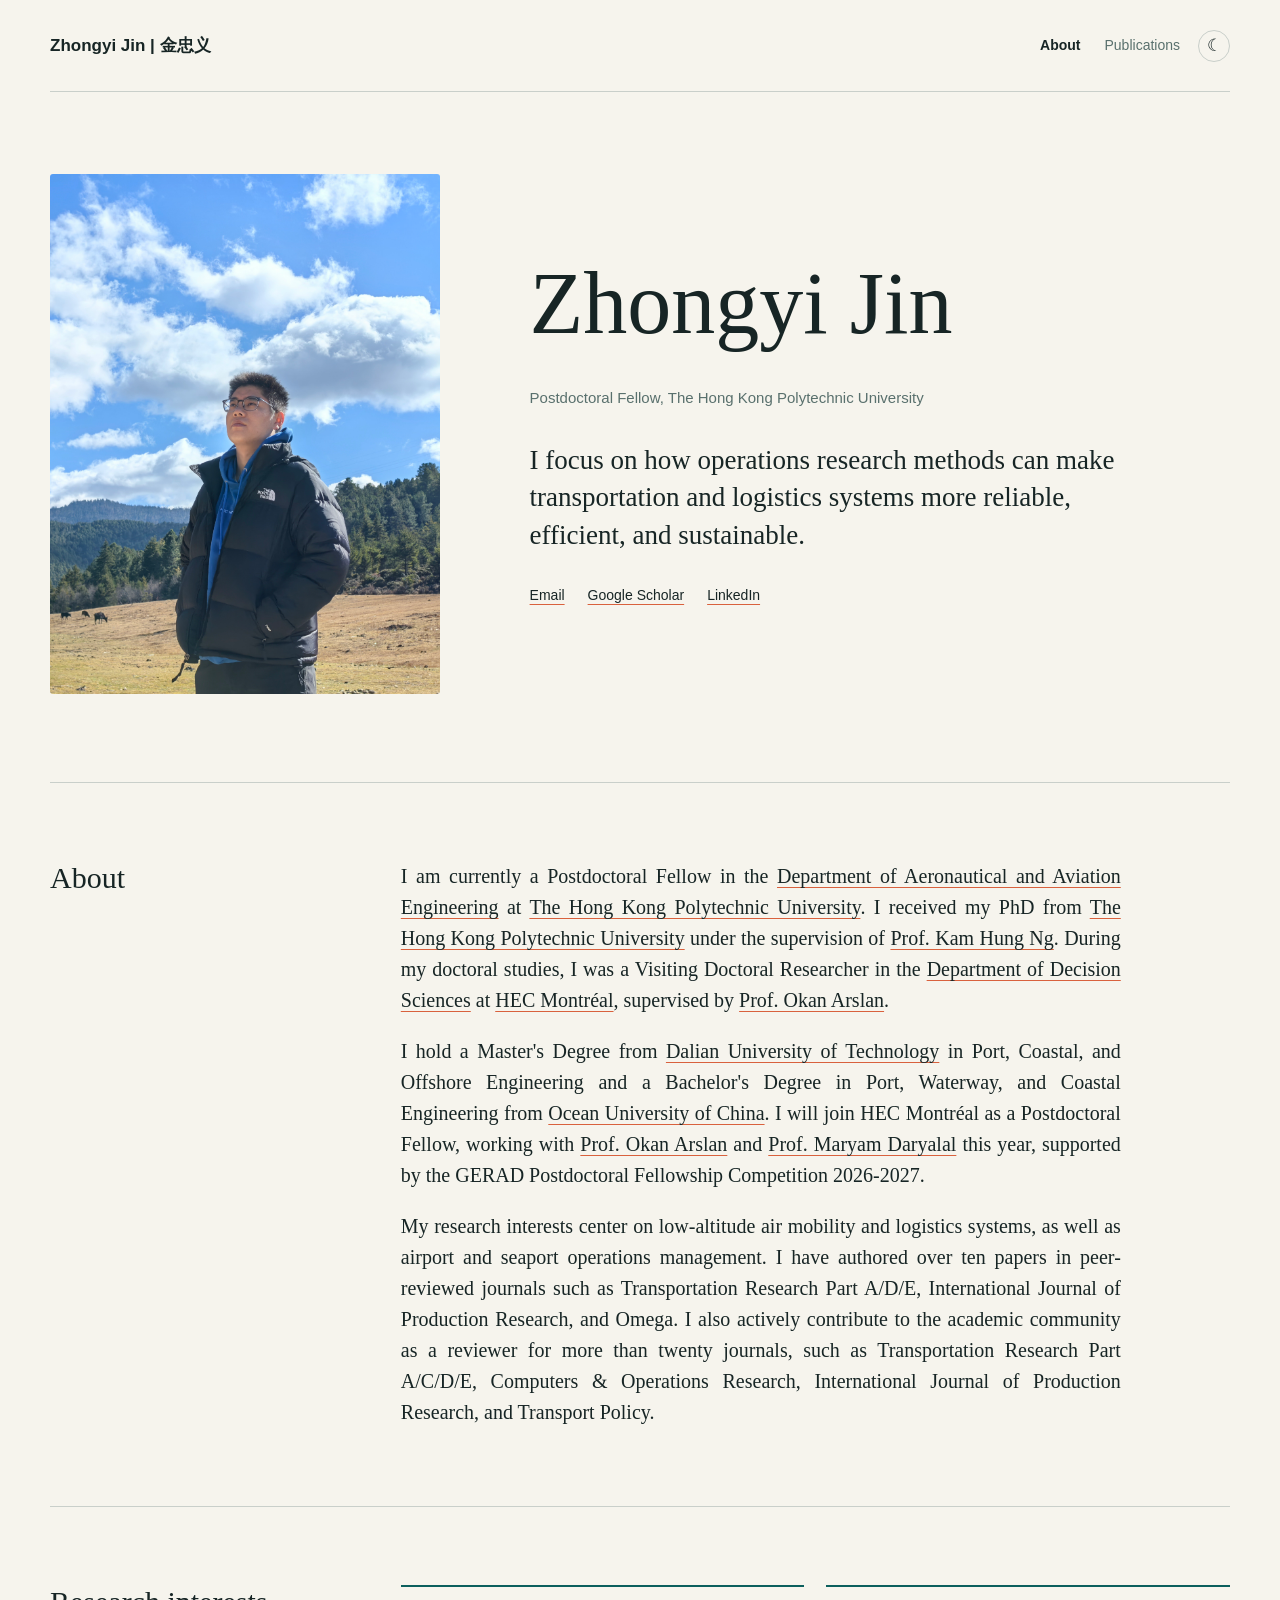
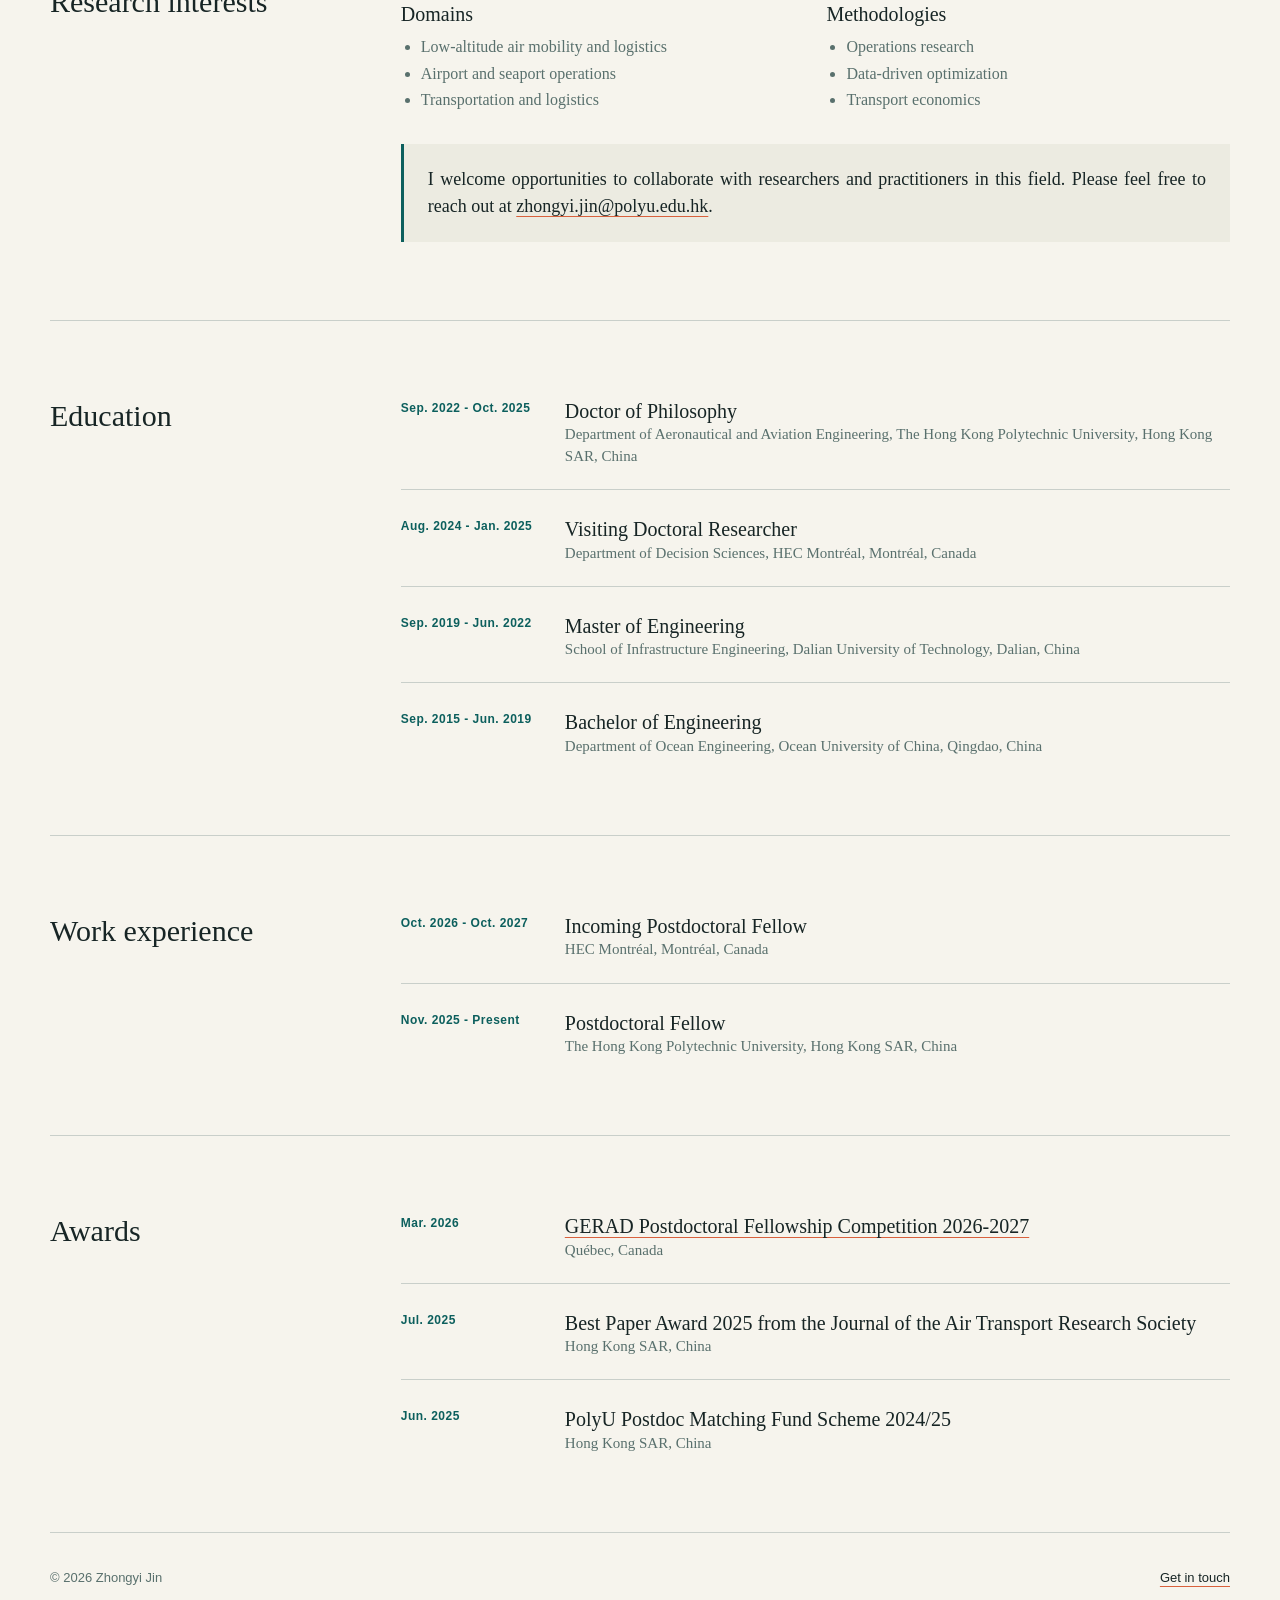
<file: index.html>
<!doctype html>
<html lang="en"><head>
    <meta charset="utf-8">
    <meta name="viewport" content="width=device-width, initial-scale=1">
    <meta name="description" content="Zhongyi Jin - researcher in transportation and logistics.">
    <title>Zhongyi Jin | Researcher</title>
    <link rel="stylesheet" href="site.css?v=4">
  </head>
  <body>
    <header class="site-header">
      <a class="wordmark" href="index.html" aria-label="Zhongyi Jin | 金忠义 home">Zhongyi Jin | 金忠义</a>
      <div class="header-actions">
        <nav aria-label="Main navigation">
          <a class="active" href="index.html" aria-current="page">About</a>
          <a href="publications.html">Publications</a>
        </nav>
        <button class="theme-toggle" id="theme-toggle" type="button" aria-label="Switch to dark mode" aria-pressed="false" title="Switch to dark mode">☾</button>
      </div>
    </header>

    <main>
      <section class="intro" aria-labelledby="page-title">
        <figure class="portrait-frame">
          <img src="80b0911b011c7337427f8a16d0910581.JPG" alt="Zhongyi Jin">
        </figure>
        <div class="intro-copy">
          <h1 id="page-title">Zhongyi Jin</h1>
          <p class="role">Postdoctoral Fellow, The Hong Kong Polytechnic University</p>
          <p class="lede">I focus on how operations research methods can make transportation and logistics systems more reliable, efficient, and sustainable.</p>
          <div class="contact-line">
            <a href="mailto:zhongyi.jin@polyu.edu.hk">Email</a>
            <a href="https://scholar.google.com/citations?user=tQAjFcEAAAAJ&amp;hl=zh-CN" target="_blank" rel="noreferrer">Google Scholar</a>
            <a href="https://www.linkedin.com/in/zhongyi-jin-6a5b93251/">LinkedIn</a>
          </div>
        </div>
      </section>

      <section class="section split-section" aria-labelledby="about-heading">
        <div class="section-label">
          <h2 id="about-heading">About</h2>
        </div>
        <div class="section-content prose">
          <p>I am currently a Postdoctoral Fellow in the <a href="https://www.polyu.edu.hk/en/aae/" target="_blank" rel="noreferrer">Department of Aeronautical and Aviation Engineering</a> at <a href="https://www.polyu.edu.hk/en/" target="_blank" rel="noreferrer">The Hong Kong Polytechnic University</a>. I received my PhD from <a href="https://www.polyu.edu.hk/en/" target="_blank" rel="noreferrer">The Hong Kong Polytechnic University</a> under the supervision of <a href="https://www.polyu.edu.hk/aae/people/academic-staff/dr-ng-kam-hung/" target="_blank" rel="noreferrer">Prof. Kam Hung Ng</a>. During my doctoral studies, I was a Visiting Doctoral Researcher in the <a href="https://www.hec.ca/en/decision-sciences/" target="_blank" rel="noreferrer">Department of Decision Sciences</a> at <a href="https://www.hec.ca/en/" target="_blank" rel="noreferrer">HEC Montréal</a>, supervised by <a href="https://www.hec.ca/en/profs/okan-arslan" target="_blank" rel="noreferrer">Prof. Okan Arslan</a>.</p>
          <p>I hold a Master's Degree from <a href="https://en.dlut.edu.cn/" target="_blank" rel="noreferrer">Dalian University of Technology</a> in Port, Coastal, and Offshore Engineering and a Bachelor's Degree in Port, Waterway, and Coastal Engineering from <a href="http://eweb.ouc.edu.cn/" target="_blank" rel="noreferrer">Ocean University of China</a>. I will join HEC Montréal as a Postdoctoral Fellow, working with <a href="https://www.hec.ca/en/profs/okan-arslan">Prof. Okan Arslan</a> and <a href="https://www.hec.ca/en/profs/maryam-daryalal" target="_blank" rel="noreferrer">Prof. Maryam Daryalal</a> this year, supported by the GERAD Postdoctoral Fellowship Competition 2026-2027.</p>
          <p>My research interests center on low-altitude air mobility and logistics systems, as well as airport and seaport operations management. I have authored over ten papers in peer-reviewed journals such as Transportation Research Part A/D/E, International Journal of Production Research, and Omega. I also actively contribute to the academic community as a reviewer for more than twenty journals, such as Transportation Research Part A/C/D/E, Computers &amp; Operations Research, International Journal of Production Research, and Transport Policy.  </p></div>
      </section>

      <section class="section split-section" aria-labelledby="interests-heading">
        <div class="section-label">
          <h2 id="interests-heading">Research interests</h2>
        </div>
        <div class="section-content interests">
          <article>
            <h3>Domains</h3>
            <ul>
              <li>Low-altitude air mobility and logistics</li>
              <li>Airport and seaport operations</li>
              <li>Transportation and logistics</li>
            </ul>
          </article>
          <article>
            <h3>Methodologies</h3>
            <ul>
              <li>Operations research</li>
              <li>Data-driven optimization</li>
              <li>Transport economics</li>
            </ul>
          </article>
          <aside class="collaboration-callout">I welcome opportunities to collaborate with researchers and practitioners in this field. Please feel free to reach out at <a href="mailto:kimo-zhongyi.jin@connect.polyu.hk">zhongyi.jin@polyu.edu.hk</a>.</aside>
        </div>
      </section>

      <section class="section split-section" aria-labelledby="education-heading">
        <div class="section-label">
          <h2 id="education-heading">Education</h2>
        </div>
        <div class="section-content timeline">
          <article>
            <p class="timeline-date">Sep. 2022 - Oct. 2025</p>
            <h3>Doctor of Philosophy</h3>
            <p>Department of Aeronautical and Aviation Engineering, The Hong Kong Polytechnic University, Hong Kong SAR, China</p>
          </article>
          <article>
            <p class="timeline-date">Aug. 2024 - Jan. 2025</p>
            <h3>Visiting Doctoral Researcher</h3>
            <p>Department of Decision Sciences, HEC Montréal, Montréal, Canada</p>
          </article>
          <article>
            <p class="timeline-date">Sep. 2019 - Jun. 2022</p>
            <h3>Master of Engineering</h3>
            <p>School of Infrastructure Engineering, Dalian University of Technology, Dalian, China</p>
          </article>
          <article>
            <p class="timeline-date">Sep. 2015 - Jun. 2019</p>
            <h3>Bachelor of Engineering</h3>
            <p>Department of Ocean Engineering, Ocean University of China, Qingdao, China</p>
          </article>
        </div>
      </section>

      <section class="section split-section" aria-labelledby="experience-heading">
        <div class="section-label">
          <h2 id="experience-heading">Work experience</h2>
        </div>
        <div class="section-content timeline">
          <article>
            <p class="timeline-date">Oct. 2026 - Oct. 2027</p>
            <h3>Incoming Postdoctoral Fellow</h3>
            <p>HEC Montréal, Montréal, Canada</p>
          </article>
          <article>
            <p class="timeline-date">Nov. 2025 - Present</p>
            <h3>Postdoctoral Fellow</h3>
            <p>The Hong Kong Polytechnic University, Hong Kong SAR, China</p>
          </article>
        </div>
      </section>

      <section class="section split-section" aria-labelledby="recognition-heading">
        <div class="section-label">
          <h2 id="recognition-heading">Awards</h2>
        </div>
        <div class="section-content timeline">
          <article>
            <p class="timeline-date">Mar. 2026</p>
            <h3><a href="https://www.gerad.ca/en/posts/1336" target="_blank" rel="noreferrer">GERAD Postdoctoral Fellowship Competition 2026-2027</a></h3>
            <p>Qu&eacute;bec, Canada</p>
          </article>
          <article>
            <p class="timeline-date">Jul. 2025</p>
            <h3>Best Paper Award 2025 from the Journal of the Air Transport Research Society</h3>
            <p>Hong Kong SAR, China</p>
          </article>
          <article>
            <p class="timeline-date">Jun. 2025</p>
            <h3>PolyU Postdoc Matching Fund Scheme 2024/25</h3>
            <p>Hong Kong SAR, China</p>
          </article>
        </div>
      </section>
    </main>

    <footer>
      <p>© <span id="year"></span> Zhongyi Jin</p>
      <a href="mailto:kimo-zhongyi.jin@connect.polyu.hk">Get in touch</a>
    </footer>
    <script>
      document.getElementById('year').textContent = new Date().getFullYear();
      const themeToggle = document.getElementById('theme-toggle');
      const applyTheme = (dark) => {
        document.documentElement.classList.toggle('dark', dark);
        themeToggle.setAttribute('aria-pressed', String(dark));
        themeToggle.setAttribute('aria-label', dark ? 'Switch to light mode' : 'Switch to dark mode');
        themeToggle.setAttribute('title', dark ? 'Switch to light mode' : 'Switch to dark mode');
        themeToggle.innerHTML = dark ? '&#9728;' : '&#9790;';
      };
      applyTheme(localStorage.getItem('theme') === 'dark');
      themeToggle.addEventListener('click', () => {
        const dark = !document.documentElement.classList.contains('dark');
        localStorage.setItem('theme', dark ? 'dark' : 'light');
        applyTheme(dark);
      });
    </script>
  

</body></html>
</file>
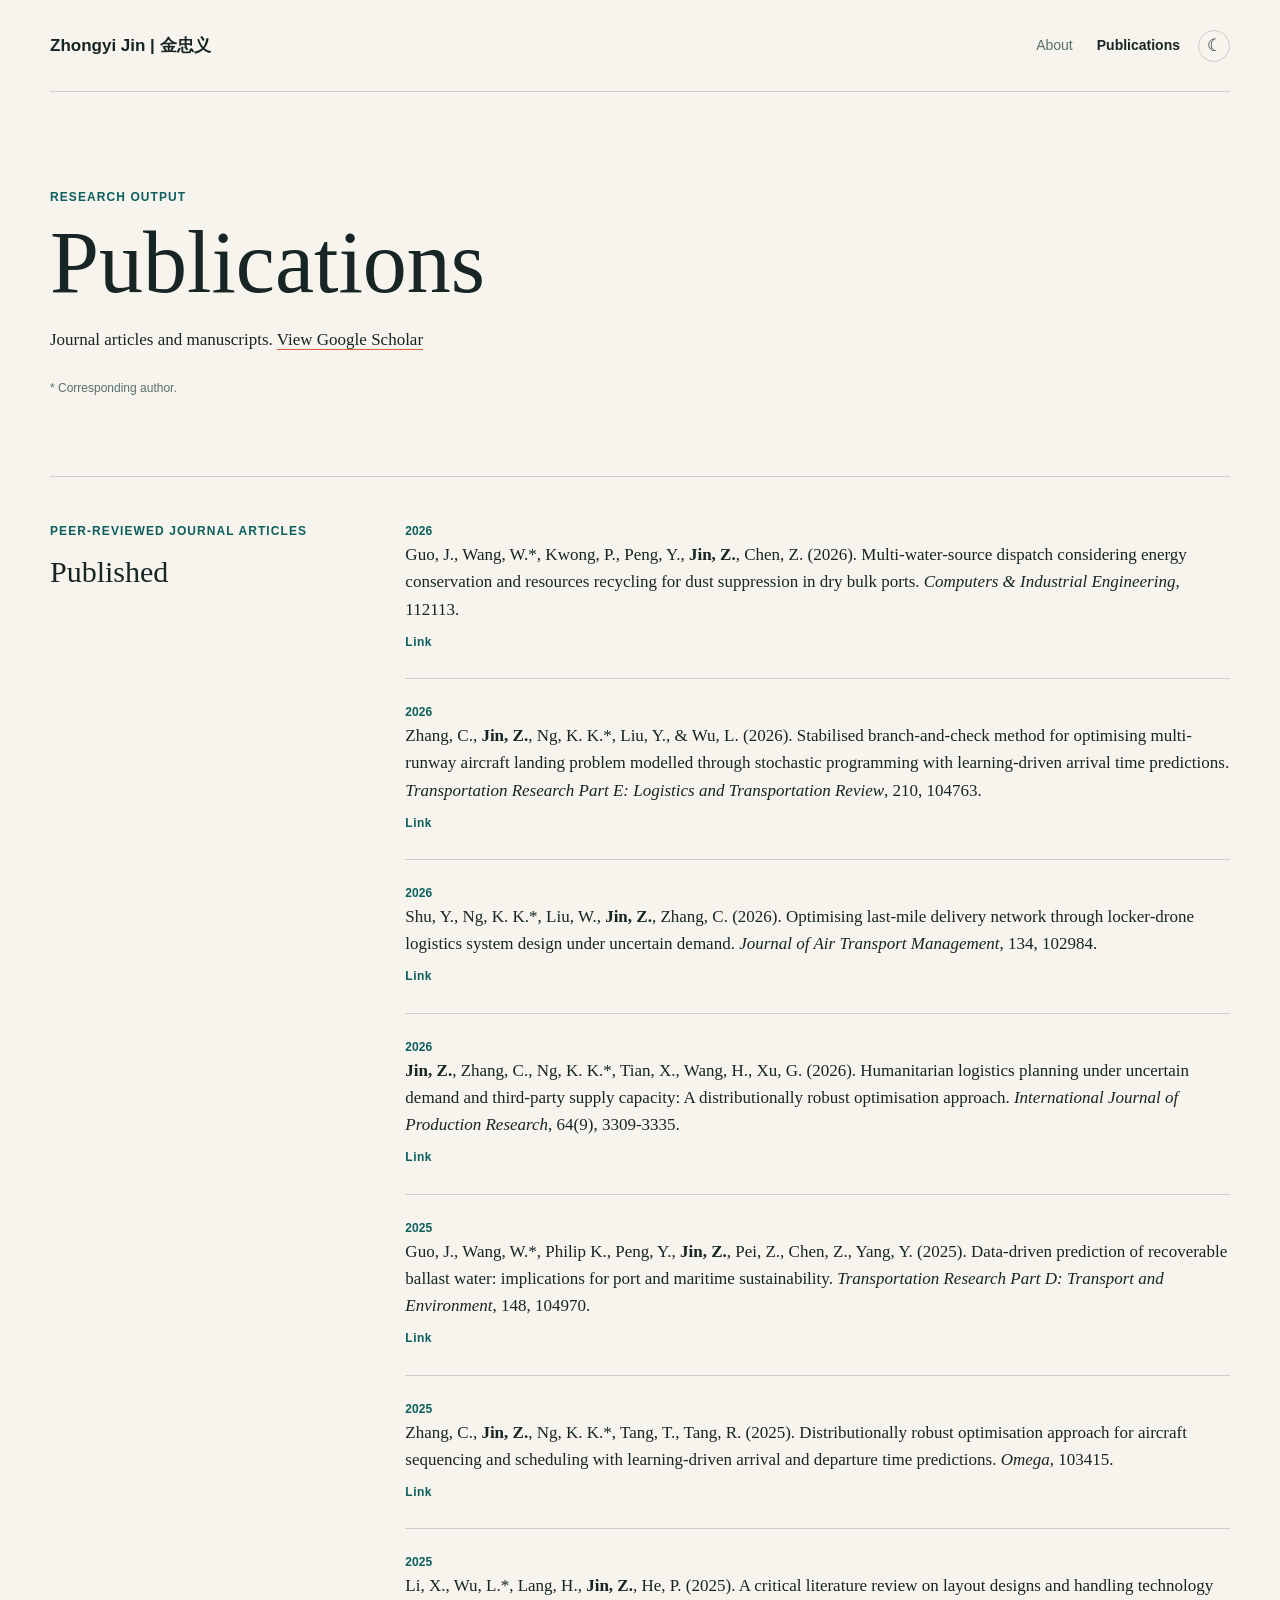
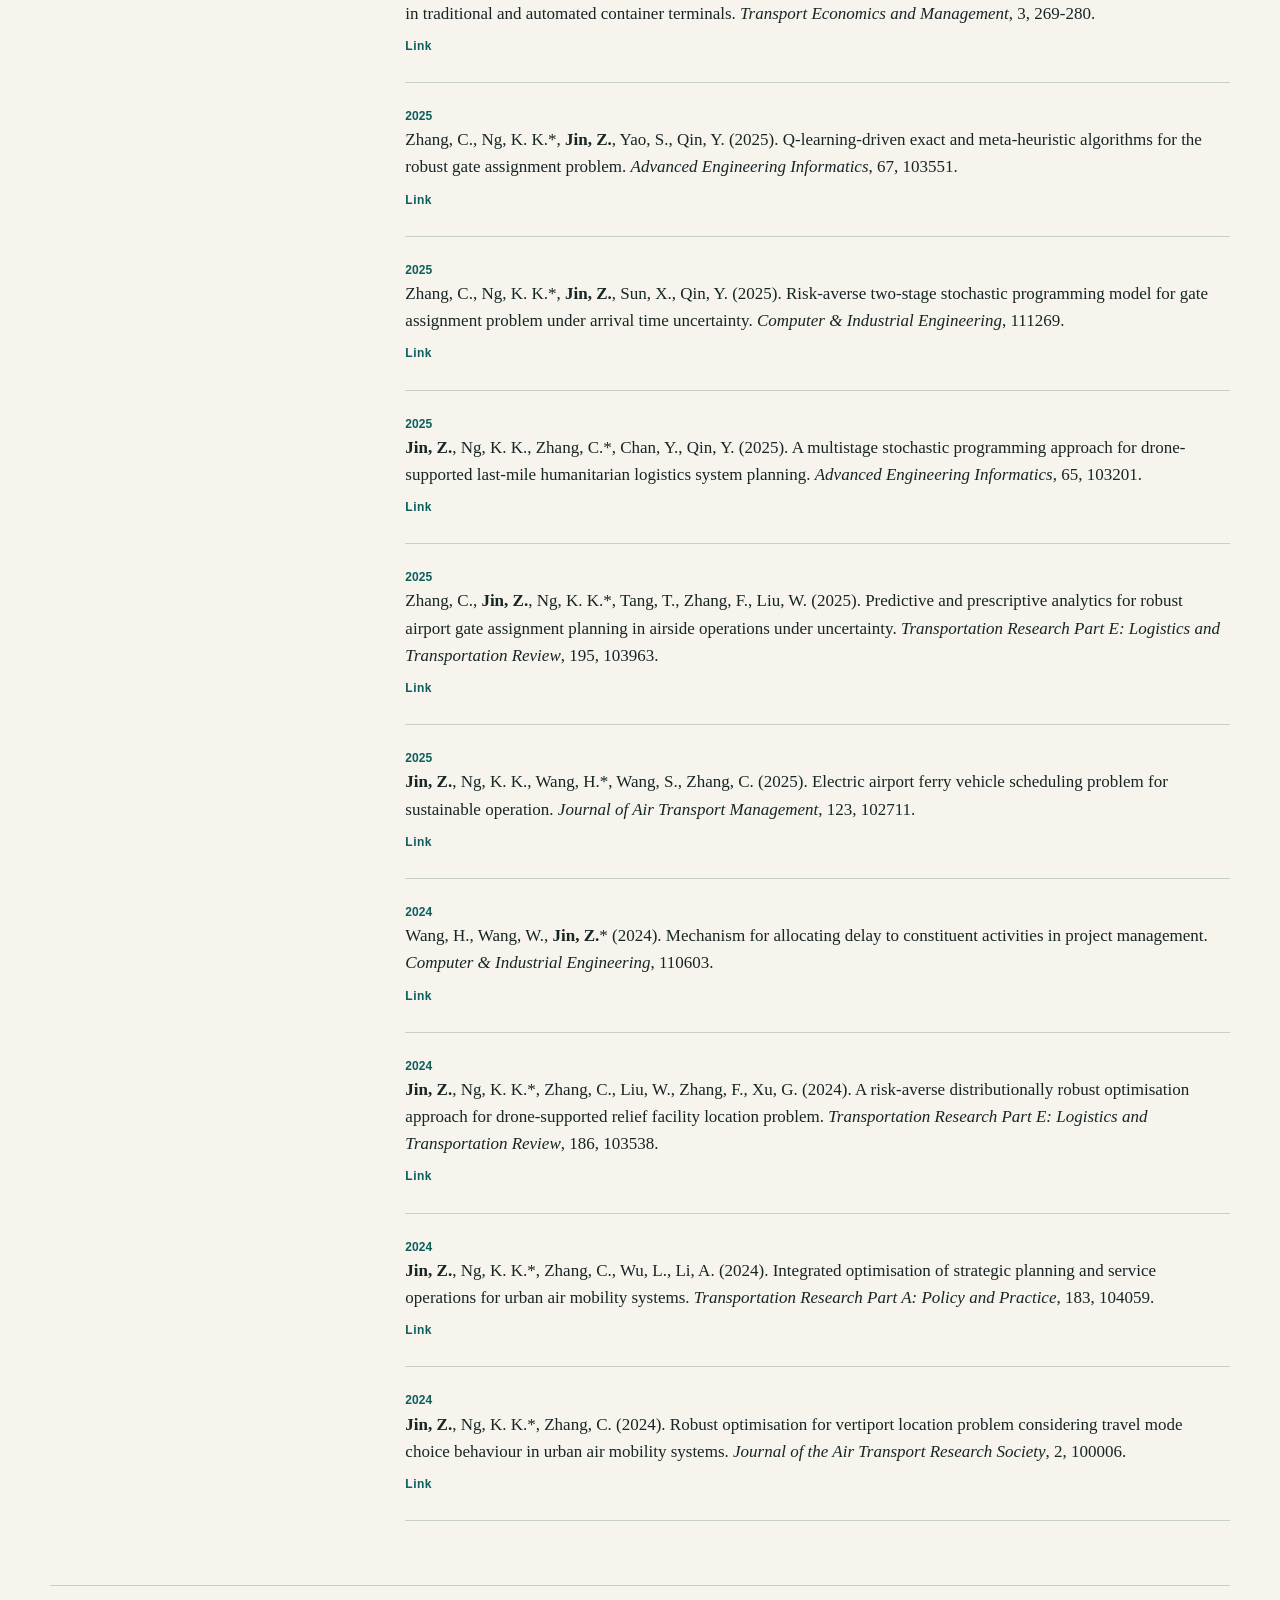
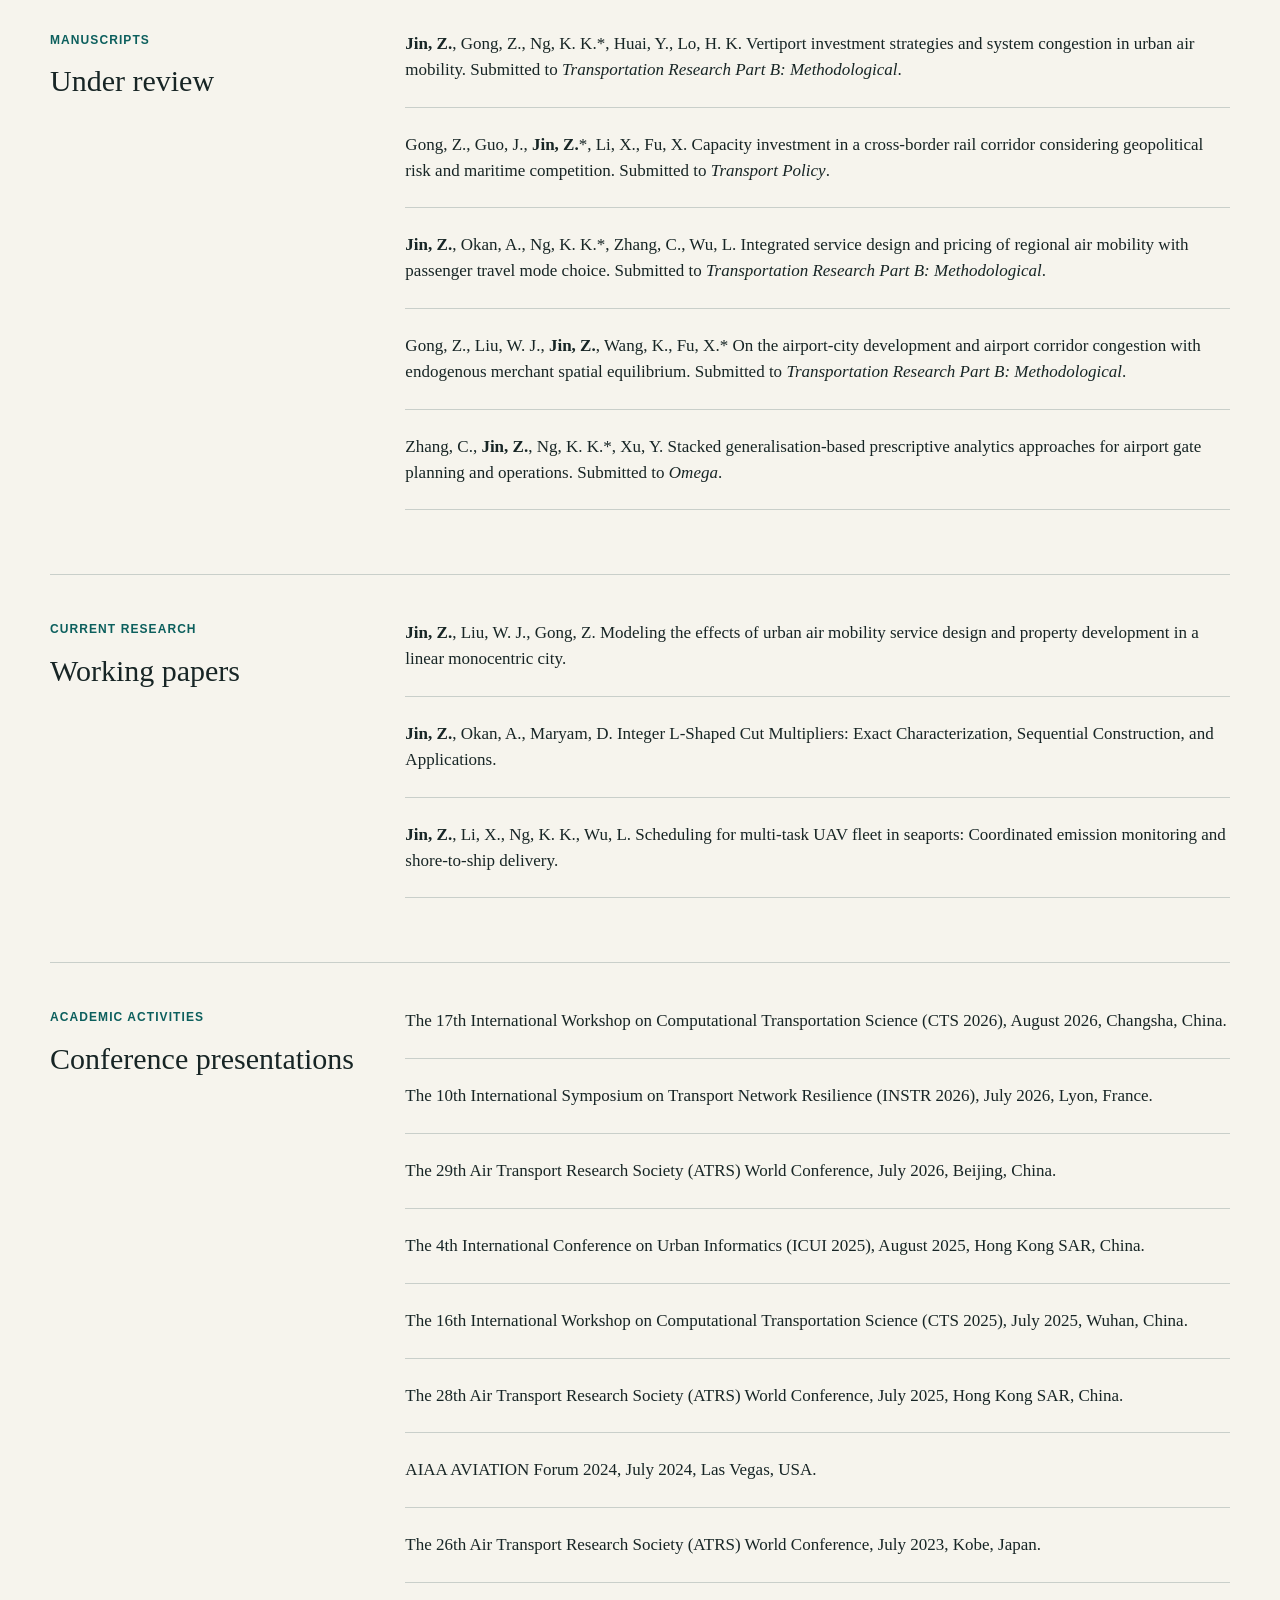
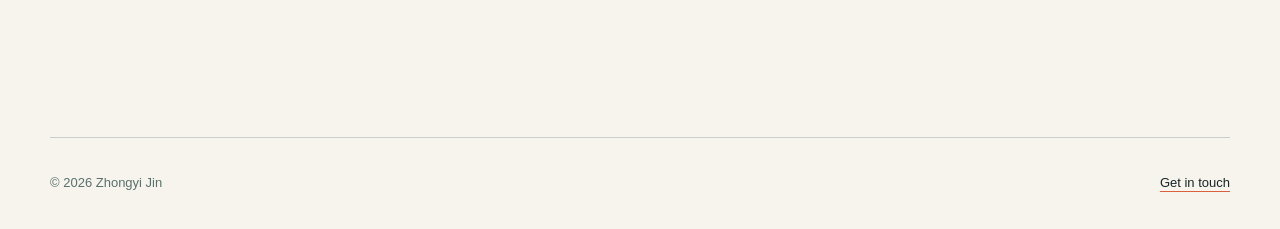
<file: publications.html>
<!doctype html>
<html lang="en"><head>
    <meta charset="utf-8">
    <meta name="viewport" content="width=device-width, initial-scale=1">
    <meta name="description" content="Publications by Zhongyi Jin.">
    <title>Publications | Zhongyi Jin</title>
    <link rel="stylesheet" href="site.css?v=4">
  </head>
  <body>
    <header class="site-header">
      <a class="wordmark" href="index.html" aria-label="Zhongyi Jin | 金忠义 home">Zhongyi Jin | 金忠义</a>
      <div class="header-actions">
        <nav aria-label="Main navigation">
          <a href="index.html">About</a>
          <a class="active" href="publications.html" aria-current="page">Publications</a>
        </nav>
        <button class="theme-toggle" id="theme-toggle" type="button" aria-label="Switch to dark mode" aria-pressed="false" title="Switch to dark mode">☾</button>
      </div>
    </header>

    <main class="publication-page">
      <section class="page-heading">
        <p class="eyebrow">Research output</p>
        <h1>Publications</h1>
        <p>Journal articles and manuscripts. <a href="https://scholar.google.com/citations?user=tQAjFcEAAAAJ&amp;hl=zh-CN" target="_blank" rel="noreferrer">View Google Scholar</a></p>
        <p class="note">* Corresponding author.</p>
      </section>

      <section class="publication-section" aria-labelledby="published-heading">
        <div class="publication-section-heading">
          <p class="eyebrow">Peer-reviewed journal articles</p>
          <h2 id="published-heading">Published</h2>
        </div>
        <!-- To link a paper, add data-url="https://your-paper-url" to its li tag. -->
        <ol class="publication-list">
          <li data-url="https://www.sciencedirect.com/science/article/abs/pii/S0360835226003141"><p class="pub-year">2026</p><p>Guo, J., Wang, W.*, Kwong, P., Peng, Y., <strong>Jin, Z.</strong>, Chen, Z. (2026). Multi-water-source dispatch considering energy conservation and resources recycling for dust suppression in dry bulk ports. <em>Computers &amp; Industrial Engineering</em>, 112113.</p></li>
          <li data-url="https://www.sciencedirect.com/science/article/pii/S1366554526001031"><p class="pub-year">2026</p><p>Zhang, C., <strong>Jin, Z.</strong>, Ng, K. K.*, Liu, Y., &amp; Wu, L. (2026). Stabilised branch-and-check method for optimising multi-runway aircraft landing problem modelled through stochastic programming with learning-driven arrival time predictions. <em>Transportation Research Part E: Logistics and Transportation Review</em>, 210, 104763.</p></li>
          <li data-url="https://www.sciencedirect.com/science/article/abs/pii/S0969699726000207"><p class="pub-year">2026</p><p>Shu, Y., Ng, K. K.*, Liu, W., <strong>Jin, Z.</strong>, Zhang, C. (2026). Optimising last-mile delivery network through locker-drone logistics system design under uncertain demand. <em>Journal of Air Transport Management</em>, 134, 102984.</p></li>
          <li data-url="https://www.tandfonline.com/doi/abs/10.1080/00207543.2025.2594056?casa_token=aerAfWr8GcIAAAAA:L0vFe5-0WP1mdVH4nP2evPVfmjeEH5IXFApEL6GeSSWqggnGT7YgnLhI4R57RecJ9i6cNkxRpf1V"><p class="pub-year">2026</p><p><strong>Jin, Z.</strong>, Zhang, C., Ng, K. K.*, Tian, X., Wang, H., Xu, G. (2026). Humanitarian logistics planning under uncertain demand and third-party supply capacity: A distributionally robust optimisation approach. <em>International Journal of Production Research</em>, 64(9), 3309-3335.</p></li>
          <li data-url="https://www.sciencedirect.com/science/article/abs/pii/S1361920925003803"><p class="pub-year">2025</p><p>Guo, J., Wang, W.*, Philip K., Peng, Y., <strong>Jin, Z.</strong>, Pei, Z., Chen, Z., Yang, Y. (2025). Data-driven prediction of recoverable ballast water: implications for port and maritime sustainability. <em>Transportation Research Part D: Transport and Environment</em>, 148, 104970.</p></li>
          <li data-url="https://www.sciencedirect.com/science/article/abs/pii/S0305048325001410"><p class="pub-year">2025</p><p>Zhang, C., <strong>Jin, Z.</strong>, Ng, K. K.*, Tang, T., Tang, R. (2025). Distributionally robust optimisation approach for aircraft sequencing and scheduling with learning-driven arrival and departure time predictions. <em>Omega</em>, 103415.</p></li>
          <li data-url="https://www.sciencedirect.com/science/article/pii/S2949899625000188"><p class="pub-year">2025</p><p>Li, X., Wu, L.*, Lang, H., <strong>Jin, Z.</strong>, He, P. (2025). A critical literature review on layout designs and handling technology in traditional and automated container terminals. <em>Transport Economics and Management</em>, 3, 269-280.</p></li>
          <li data-url="https://www.sciencedirect.com/science/article/abs/pii/S1474034625004446"><p class="pub-year">2025</p><p>Zhang, C., Ng, K. K.*, <strong>Jin, Z.</strong>, Yao, S., Qin, Y. (2025). Q-learning-driven exact and meta-heuristic algorithms for the robust gate assignment problem. <em>Advanced Engineering Informatics</em>, 67, 103551.</p></li>
          <li data-url="https://www.sciencedirect.com/science/article/abs/pii/S0360835225004152"><p class="pub-year">2025</p><p>Zhang, C., Ng, K. K.*, <strong>Jin, Z.</strong>, Sun, X., Qin, Y. (2025). Risk-averse two-stage stochastic programming model for gate assignment problem under arrival time uncertainty. <em>Computer &amp; Industrial Engineering</em>, 111269.</p></li>
          <li data-url="https://www.sciencedirect.com/science/article/abs/pii/S1474034625000941"><p class="pub-year">2025</p><p><strong>Jin, Z.</strong>, Ng, K. K., Zhang, C.*, Chan, Y., Qin, Y. (2025). A multistage stochastic programming approach for drone-supported last-mile humanitarian logistics system planning. <em>Advanced Engineering Informatics</em>, 65, 103201.</p></li>
          <li data-url="https://www.sciencedirect.com/science/article/abs/pii/S1366554525000043"><p class="pub-year">2025</p><p>Zhang, C., <strong>Jin, Z.</strong>, Ng, K. K.*, Tang, T., Zhang, F., Liu, W. (2025). Predictive and prescriptive analytics for robust airport gate assignment planning in airside operations under uncertainty. <em>Transportation Research Part E: Logistics and Transportation Review</em>, 195, 103963.</p></li>
          <li data-url="https://www.sciencedirect.com/science/article/abs/pii/S0969699724001765"><p class="pub-year">2025</p><p><strong>Jin, Z.</strong>, Ng, K. K., Wang, H.*, Wang, S., Zhang, C. (2025). Electric airport ferry vehicle scheduling problem for sustainable operation. <em>Journal of Air Transport Management</em>, 123, 102711.</p></li>
          <li data-url="https://www.sciencedirect.com/science/article/abs/pii/S0360835224007241"><p class="pub-year">2024</p><p>Wang, H., Wang, W., <strong>Jin, Z.</strong>* (2024). Mechanism for allocating delay to constituent activities in project management. <em>Computer &amp; Industrial Engineering</em>, 110603.</p></li>
          <li data-url="https://www.sciencedirect.com/science/article/abs/pii/S1366554524001297"><p class="pub-year">2024</p><p><strong>Jin, Z.</strong>, Ng, K. K.*, Zhang, C., Liu, W., Zhang, F., Xu, G. (2024). A risk-averse distributionally robust optimisation approach for drone-supported relief facility location problem. <em>Transportation Research Part E: Logistics and Transportation Review</em>, 186, 103538.</p></li>
          <li data-url="https://www.sciencedirect.com/science/article/abs/pii/S0965856424001071"><p class="pub-year">2024</p><p><strong>Jin, Z.</strong>, Ng, K. K.*, Zhang, C., Wu, L., Li, A. (2024). Integrated optimisation of strategic planning and service operations for urban air mobility systems. <em>Transportation Research Part A: Policy and Practice</em>, 183, 104059.</p></li>
          <li data-url="https://www.sciencedirect.com/science/article/pii/S2941198X2400006X"><p class="pub-year">2024</p><p><strong>Jin, Z.</strong>, Ng, K. K.*, Zhang, C. (2024). Robust optimisation for vertiport location problem considering travel mode choice behaviour in urban air mobility systems. <em>Journal of the Air Transport Research Society</em>, 2, 100006.</p></li>
        </ol>
      </section>

      <section class="publication-section" aria-labelledby="review-heading">
        <div class="publication-section-heading">
          <p class="eyebrow">Manuscripts</p>
          <h2 id="review-heading">Under review</h2>
        </div>
        <ol class="publication-list compact">
          <li><p><strong>Jin, Z.</strong>, Gong, Z., Ng, K. K.*, Huai, Y., Lo, H. K. Vertiport investment strategies and system congestion in urban air mobility. Submitted to <em>Transportation Research Part B: Methodological</em>.</p>
          <li><p>Gong, Z., Guo, J., <strong>Jin, Z.</strong>*, Li, X., Fu, X. Capacity investment in a cross-border rail corridor considering geopolitical risk and maritime competition. Submitted to <em>Transport Policy</em>.</p>
          <li><p><strong>Jin, Z.</strong>, Okan, A., Ng, K. K.*, Zhang, C., Wu, L. Integrated service design and pricing of regional air mobility with passenger travel mode choice. Submitted to <em>Transportation Research Part B: Methodological</em>.</p>
          <li><p>Gong, Z., Liu, W. J., <strong>Jin, Z.</strong>, Wang, K., Fu, X.* On the airport-city development and airport corridor congestion with endogenous merchant spatial equilibrium. Submitted to <em>Transportation Research Part B: Methodological</em>.</p>
          <li><p>Zhang, C., <strong>Jin, Z.</strong>, Ng, K. K.*, Xu, Y. Stacked generalisation-based prescriptive analytics approaches for airport gate planning and operations. Submitted to <em>Omega</em>.</p>
        </ol>
      </section>

      <section class="publication-section" aria-labelledby="working-heading">
        <div class="publication-section-heading">
          <p class="eyebrow">Current research</p>
          <h2 id="working-heading">Working papers</h2>
        </div>
        <ol class="publication-list compact">
          <li><p><strong>Jin, Z.</strong>, Liu, W. J., Gong, Z. Modeling the effects of urban air mobility service design and property development in a linear monocentric city.</p></li>
          <li><p><strong>Jin, Z.</strong>, Okan, A., Maryam, D. Integer L-Shaped Cut Multipliers: Exact Characterization, Sequential Construction, and Applications.</p></li>
          <li><p><strong>Jin, Z.</strong>, Li, X., Ng, K. K., Wu, L. Scheduling for multi-task UAV fleet in seaports: Coordinated emission monitoring and shore-to-ship delivery.</p></li>
        </ol>
      </section>

      <section class="publication-section" aria-labelledby="conference-heading">
        <div class="publication-section-heading">
          <p class="eyebrow">Academic activities</p>
          <h2 id="conference-heading">Conference presentations</h2>
        </div>
        <ol class="publication-list compact">
          <li><p>The 17th International Workshop on Computational Transportation Science (CTS 2026), August 2026, Changsha, China.</p></li>
          <li><p>The 10th International Symposium on Transport Network Resilience (INSTR 2026), July 2026, Lyon, France.</p></li>
          <li><p>The 29th Air Transport Research Society (ATRS) World Conference, July 2026, Beijing, China.</p></li>
          <li><p>The 4th International Conference on Urban Informatics (ICUI 2025), August 2025, Hong Kong SAR, China.</p></li>
          <li><p>The 16th International Workshop on Computational Transportation Science (CTS 2025), July 2025, Wuhan, China.</p></li>
          <li><p>The 28th Air Transport Research Society (ATRS) World Conference, July 2025, Hong Kong SAR, China.</p></li>
          <li><p>AIAA AVIATION Forum 2024, July 2024, Las Vegas, USA.</p></li>
          <li><p>The 26th Air Transport Research Society (ATRS) World Conference, July 2023, Kobe, Japan.</p></li>
        </ol>
      </section>
    </main>

    <footer>
      <p>© <span id="year"></span> Zhongyi Jin</p>
      <a href="mailto:kimo-zhongyi.jin@connect.polyu.hk">Get in touch</a>
    </footer>
    <script>
      document.getElementById('year').textContent = new Date().getFullYear();
      const themeToggle = document.getElementById('theme-toggle');
      const applyTheme = (dark) => {
        document.documentElement.classList.toggle('dark', dark);
        themeToggle.setAttribute('aria-pressed', String(dark));
        themeToggle.setAttribute('aria-label', dark ? 'Switch to light mode' : 'Switch to dark mode');
        themeToggle.setAttribute('title', dark ? 'Switch to light mode' : 'Switch to dark mode');
        themeToggle.innerHTML = dark ? '&#9728;' : '&#9790;';
      };
      applyTheme(localStorage.getItem('theme') === 'dark');
      themeToggle.addEventListener('click', () => {
        const dark = !document.documentElement.classList.contains('dark');
        localStorage.setItem('theme', dark ? 'dark' : 'light');
        applyTheme(dark);
      });
      document.querySelectorAll('.publication-list li[data-url]').forEach((item) => {
        const link = document.createElement('a');
        link.className = 'paper-link';
        link.href = item.dataset.url || '#';
        link.target = '_blank';
        link.rel = 'noreferrer';
        link.textContent = 'Link';
        item.append(link);
      });
    </script>
  

</body></html>
</file>
<file: site.css>
:root {
  --ink: #172525;
  --muted: #59706d;
  --paper: #f6f4ed;
  --line: #c9cfca;
  --sea: #0c5f5d;
  --sun: #d9613d;
  --deep: #12363a;
  --max: 1180px;
  --accent-surface: #ecebe1;
}
:root.dark {
  --ink: #edf0e9;
  --muted: #b2c0b9;
  --paper: #14211f;
  --line: #3a504c;
  --sea: #83c5bd;
  --sun: #f2ae8a;
  --deep: #0c1716;
  --accent-surface: #1d302d;
}

* { box-sizing: border-box; }
html { scroll-behavior: smooth; }
body {
  margin: 0;
  background: var(--paper);
  color: var(--ink);
  font-family: Georgia, "Times New Roman", serif;
  font-size: 17px;
  line-height: 1.6;
}

a { color: inherit; text-decoration-color: var(--sun); text-decoration-thickness: 1px; text-underline-offset: 4px; }
a:hover { color: var(--sea); }

.site-header, main, footer { width: min(calc(100% - 48px), var(--max)); margin: 0 auto; }
.site-header {
  min-height: 92px;
  display: flex;
  align-items: center;
  justify-content: space-between;
  border-bottom: 1px solid var(--line);
}
.wordmark, nav, .eyebrow, .role, .contact-line, .timeline-date, .pub-year, footer, .note, .paper-link {
  font-family: Arial, Helvetica, sans-serif;
}
.wordmark { font-size: 17px; font-weight: 700; letter-spacing: 0; text-decoration: none; }
.header-actions { display: flex; align-items: center; gap: 18px; }
nav { display: flex; gap: 24px; font-size: 14px; }
nav a { text-decoration: none; color: var(--muted); }
nav a.active { color: var(--ink); font-weight: 700; }
.theme-toggle { width: 32px; height: 32px; display: grid; place-items: center; padding: 0; border: 1px solid var(--line); border-radius: 50%; background: transparent; color: var(--ink); font-size: 17px; line-height: 1; cursor: pointer; }
.theme-toggle:hover { border-color: var(--sea); color: var(--sea); }

.intro { display: grid; grid-template-columns: minmax(270px, 390px) minmax(0, 1fr); gap: clamp(42px, 7vw, 98px); padding: 82px 0 88px; align-items: center; }
.eyebrow { margin: 0 0 14px; color: var(--sea); font-size: 12px; font-weight: 700; letter-spacing: .09em; text-transform: uppercase; }
h1, h2, h3, p { margin-top: 0; }
h1 { max-width: 720px; margin-bottom: 40px; font-size: clamp(50px, 7vw, 88px); line-height: .96; font-weight: 400; letter-spacing: 0; }
.role { margin-bottom: 32px; color: var(--muted); font-size: 15px; }
.lede { max-width: 610px; margin-bottom: 30px; font-size: clamp(21px, 2.2vw, 27px); line-height: 1.38; }
.contact-line { display: flex; flex-wrap: wrap; gap: 10px 23px; font-size: 14px; }

.portrait-frame { width: 100%; max-width: 390px; aspect-ratio: 3 / 4; margin: 0; overflow: hidden; background: #d5ddd9; border-radius: 3px; }
.portrait-frame img { display: block; width: 100%; height: 100%; object-fit: cover; object-position: center center; }

.section { padding: 78px 0; border-top: 1px solid var(--line); }
.split-section { display: grid; grid-template-columns: minmax(180px, .37fr) minmax(0, 1fr); gap: 44px; }
.section-label h2, .highlights h2, .publication-section h2 { margin: 0; font-size: 30px; font-weight: 400; line-height: 1.1; }
.prose { max-width: 720px; font-size: 20px; line-height: 1.55; }
.prose p:last-child { margin-bottom: 0; }
.interests { display: grid; grid-template-columns: repeat(2, minmax(0, 1fr)); gap: 22px; }
.interests article { border-top: 2px solid var(--sea); padding-top: 15px; }
.interests h3, .timeline h3 { margin-bottom: 8px; font-size: 20px; font-weight: 400; line-height: 1.22; }
.interests p:last-child, .timeline p:last-child { color: var(--muted); font-size: 15px; line-height: 1.48; }
.interests ul { margin: 0; padding-left: 20px; color: var(--muted); font-size: 16px; line-height: 1.65; }
.collaboration-callout { grid-column: 1 / -1; margin-top: 8px; padding: 22px 24px; border-left: 3px solid var(--sea); background: var(--accent-surface); font-size: 18px; line-height: 1.5; }
.timeline { display: grid; gap: 27px; }
.timeline article { display: grid; grid-template-columns: 140px 1fr; column-gap: 24px; border-bottom: 1px solid var(--line); padding-bottom: 22px; }
.timeline article:last-child { border-bottom: 0; padding-bottom: 0; }
.timeline-date { grid-row: span 2; color: var(--sea); font-size: 12px; font-weight: 700; letter-spacing: .04em; }
.timeline h3, .timeline p { margin-bottom: 0; }
.highlights { display: grid; grid-template-columns: .6fr 1fr; gap: 48px; background: transparent; padding-inline: 0; margin-block: 0 94px; }
.highlights ul { list-style: none; padding: 0; margin: 0; }
.highlights li { padding: 13px 0; border-bottom: 1px solid rgba(23,37,37,.22); }.highlights li:last-child { border-bottom: 0; }
.highlights span { display: inline-block; width: 58px; font-family: Arial, Helvetica, sans-serif; font-size: 12px; font-weight: 700; color: var(--sea); }

.publication-page { padding-bottom: 90px; }
.page-heading { max-width: 740px; padding: 96px 0 78px; }
.page-heading h1 { margin-bottom: 20px; }.page-heading p:last-child { color: var(--muted); }
.publication-section { border-top: 1px solid var(--line); padding: 45px 0 64px; display: grid; grid-template-columns: minmax(210px, .38fr) minmax(0, 1fr); gap: 42px; }
.publication-list { list-style: none; padding: 0; margin: 0; }
.publication-list li { padding: 0 0 24px; margin-bottom: 24px; border-bottom: 1px solid var(--line); }
.publication-list li:last-child { margin-bottom: 0; }
.publication-list p { margin-bottom: 0; }.publication-list > li > p:last-child { line-height: 1.52; }
.pub-year { margin-bottom: 6px; color: var(--sea); font-size: 12px; font-weight: 700; }
.paper-link { display: inline-block; margin-top: 10px; color: var(--sea); font-size: 12px; font-weight: 700; letter-spacing: .04em; text-decoration: none; }
.note { margin: 26px 0 0; color: var(--muted); font-size: 12px; }

footer { min-height: 92px; border-top: 1px solid var(--line); display: flex; align-items: center; justify-content: space-between; color: var(--muted); font-size: 13px; }
footer p { margin: 0; } footer a { color: var(--ink); }

@media (max-width: 780px) {
  .site-header, main, footer { width: min(calc(100% - 32px), var(--max)); }.site-header { min-height: 75px; }
  .intro, .split-section, .highlights, .publication-section, .interests { grid-template-columns: 1fr; gap: 30px; }
  .intro { padding: 64px 0; }.portrait-frame { max-width: min(100%, 360px); }
  .section { padding: 58px 0; }.interests { grid-template-columns: 1fr; gap: 34px; }.interests article { max-width: 100%; }
  .timeline article { grid-template-columns: 1fr; gap: 4px; }.timeline-date { grid-row: auto; }
  .highlights { margin-bottom: 64px; }.publication-page { padding-bottom: 60px; }.page-heading { padding: 66px 0 56px; }
  .publication-list li { display: block; }.pub-year { display: block; }
  footer { min-height: 80px; }
}
@media (max-width: 410px) {
  .header-actions { gap: 12px; } nav { gap: 16px; }.wordmark { font-size: 15px; }.contact-line { gap: 9px 17px; }
}

/* Keep long English text flush on both sides on larger screens. */
.prose, .collaboration-callout { text-align: justify; text-align-last: left; }
@media (max-width: 780px) { .prose, .collaboration-callout { text-align: left; } }
</file>
